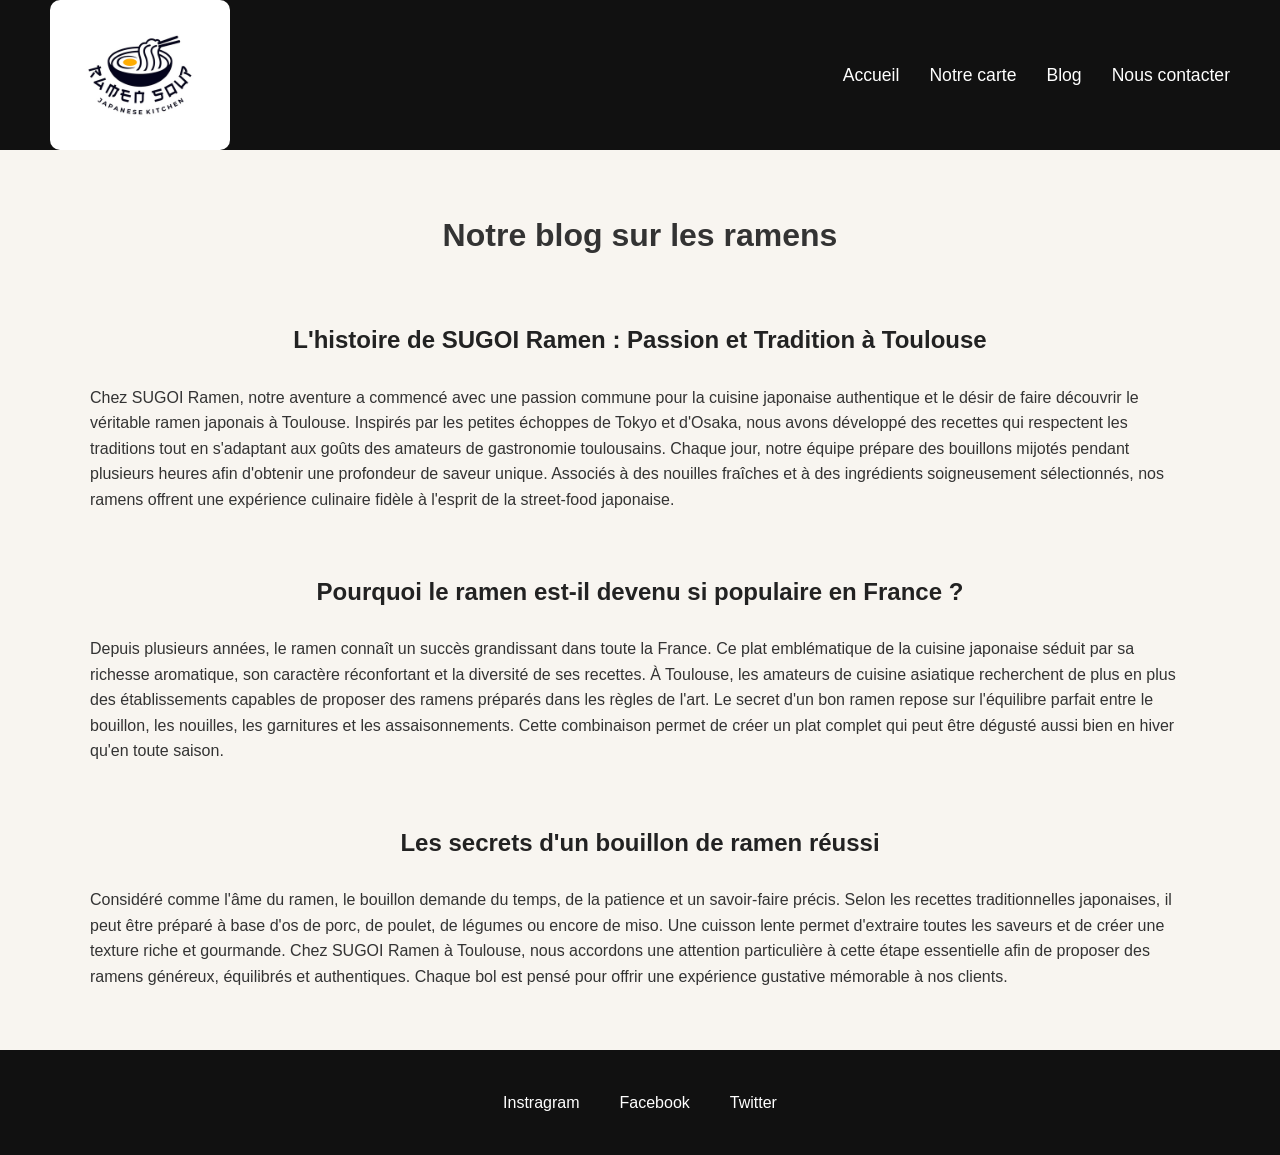
<file: SEO/blog.html>
<!DOCTYPE html>
<html lang="en">
<head>
    <meta charset="UTF-8">
    <meta name="viewport" content="width=device-width, initial-scale=1.0">
    <meta name="description" content="Découvrez notre blog consacré aux ramens japonais, à la cuisine japonaise et aux spécialités de notre restaurant à Toulouse.">
    <title>Blog Ramen Toulouse | SUGOI Ramen</title>
    <link rel="stylesheet" href="style/style.css">
</head>
<body>
    <header>

        <img src="./img/logo.jpg" alt="Logo de Sugoi Ramen - Restaurant Japonais à Toulouse." style="height: 150px;">

        <nav>
            <a href="index.html">Accueil</a>
            <a href="carte.html">Notre carte</a>
            <a href="blog.html">Blog</a>
            <a href="index.html#contact-sugoi-ramen">Nous contacter</a>
        </nav>

    </header>

    <main>
        <h1>Notre blog sur les ramens</h1>

        <div>
            <h2>L'histoire de SUGOI Ramen : Passion et Tradition à Toulouse</h2>
            <article>
                Chez SUGOI Ramen, notre aventure a commencé avec une passion commune pour la cuisine japonaise authentique et le désir de faire découvrir le véritable ramen japonais à Toulouse. Inspirés par les petites échoppes de Tokyo et d'Osaka, nous avons développé des recettes qui respectent les traditions tout en s'adaptant aux goûts des amateurs de gastronomie toulousains.

                Chaque jour, notre équipe prépare des bouillons mijotés pendant plusieurs heures afin d'obtenir une profondeur de saveur unique. Associés à des nouilles fraîches et à des ingrédients soigneusement sélectionnés, nos ramens offrent une expérience culinaire fidèle à l'esprit de la street-food japonaise.
            </article>

        </div>

        <div>
            <h2>Pourquoi le ramen est-il devenu si populaire en France ?</h2>
            <article>
                Depuis plusieurs années, le ramen connaît un succès grandissant dans toute la France. Ce plat emblématique de la cuisine japonaise séduit par sa richesse aromatique, son caractère réconfortant et la diversité de ses recettes. À Toulouse, les amateurs de cuisine asiatique recherchent de plus en plus des établissements capables de proposer des ramens préparés dans les règles de l'art.

                Le secret d'un bon ramen repose sur l'équilibre parfait entre le bouillon, les nouilles, les garnitures et les assaisonnements. Cette combinaison permet de créer un plat complet qui peut être dégusté aussi bien en hiver qu'en toute saison.
            </article>
        </div>

        <div>
            <h2>Les secrets d'un bouillon de ramen réussi</h2>
            <article>
                Considéré comme l'âme du ramen, le bouillon demande du temps, de la patience et un savoir-faire précis. Selon les recettes traditionnelles japonaises, il peut être préparé à base d'os de porc, de poulet, de légumes ou encore de miso. Une cuisson lente permet d'extraire toutes les saveurs et de créer une texture riche et gourmande.

                Chez SUGOI Ramen à Toulouse, nous accordons une attention particulière à cette étape essentielle afin de proposer des ramens généreux, équilibrés et authentiques. Chaque bol est pensé pour offrir une expérience gustative mémorable à nos clients.
            </article>
        </div>
    </main>

    <footer>
        <a href="https://www.instagram.com">Instragram</a>
        <a href="">Facebook</a>
        <a href="">Twitter</a>
    </footer>
    
</body>
</html>
</file>
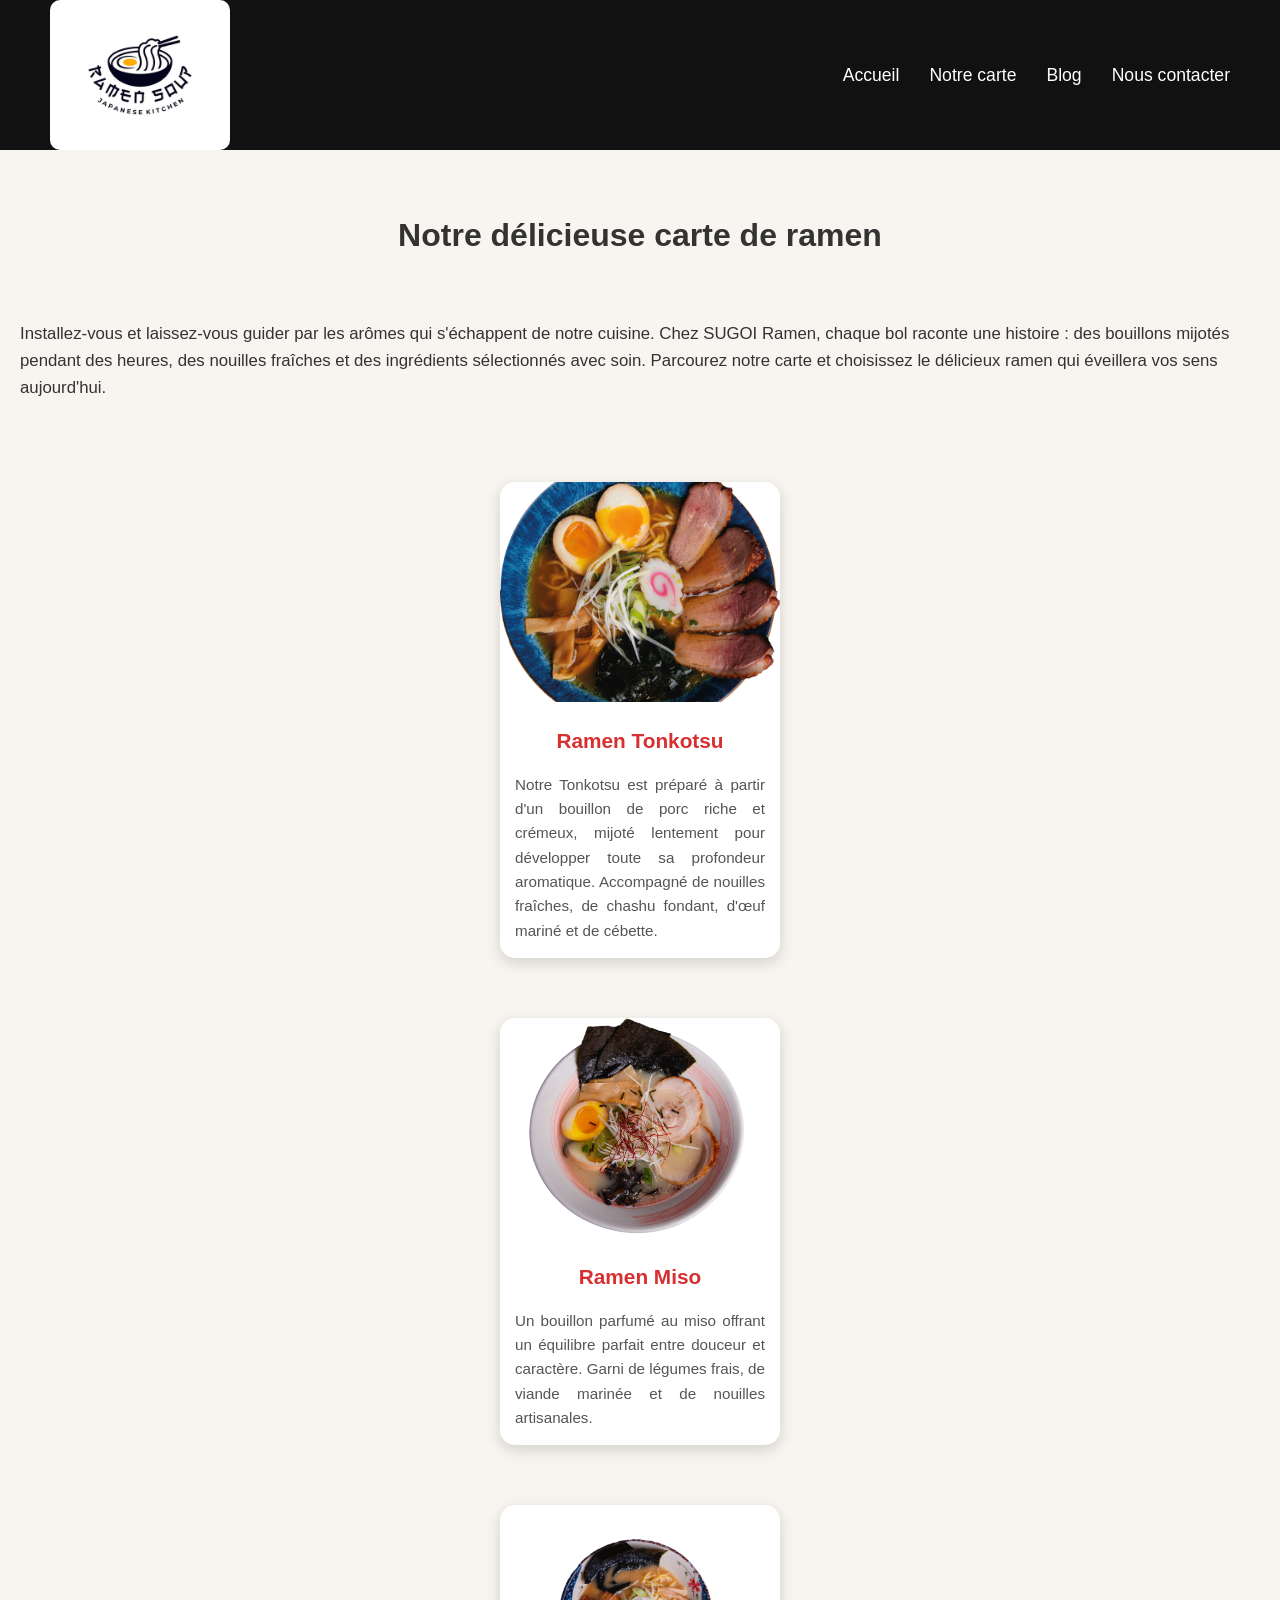
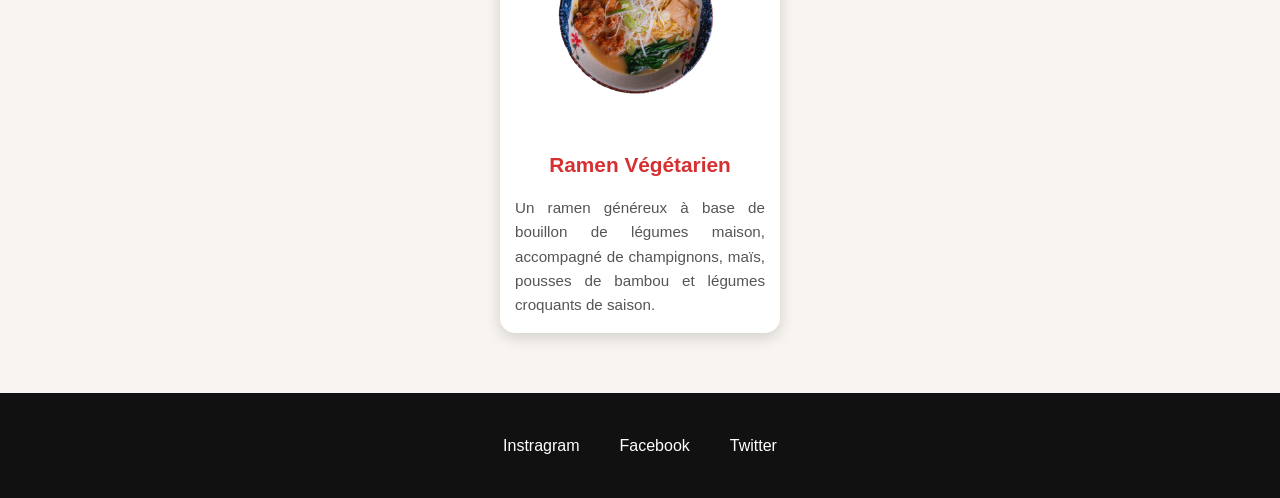
<file: SEO/carte.html>
<!DOCTYPE html>
<html lang="en">
<head>
    <meta charset="UTF-8">
    <meta name="viewport" content="width=device-width, initial-scale=1.0 " >
    <meta name="description" content="Consultez la carte de SUGOI Ramen à Toulouse : ramen tonkotsu, miso, végétarien, gyozas et spécialités japonaises préparées maison.">
    <title>Carte de Ramen à Toulouse | SUGOI Ramen</title>
    <link rel="stylesheet" href="style/style.css">
</head>
<body>
    <header>

        <img src="./img/logo.jpg" alt="Logo de Sugoi Ramen - Restaurant Japonais à Toulouse." style="height: 150px;">

        <nav>
            <a href="index.html">Accueil</a>
            <a href="carte.html">Notre carte</a>
            <a href="blog.html">Blog</a>
            <a href="index.html#contact-sugoi-ramen">Nous contacter</a>
        </nav>

    </header>

    <main>
        <h1>Notre délicieuse carte de ramen</h1>
        <p>Installez-vous et laissez-vous guider par les arômes qui s'échappent de notre cuisine. Chez SUGOI Ramen, chaque bol raconte une histoire : des bouillons mijotés pendant des heures, des nouilles fraîches et des ingrédients sélectionnés avec soin. Parcourez notre carte et choisissez le délicieux ramen qui éveillera vos sens aujourd'hui. </p>

        <div class="menu-card">
            <img src="./img/tonkotsu.png" alt="Ramen Tonkotsu traditionnel japonais"> 
            <h2>Ramen Tonkotsu</h2> 
            <p> Notre Tonkotsu est préparé à partir d'un bouillon de porc riche et crémeux, mijoté lentement pour développer toute sa profondeur aromatique. Accompagné de nouilles fraîches, de chashu fondant, d'œuf mariné et de cébette. </p> 
        </div> 
        <div class="menu-card">
            <img src="./img/miso.png" alt="Ramen Miso japonais"> 
            <h2>Ramen Miso</h2> 
            <p> Un bouillon parfumé au miso offrant un équilibre parfait entre douceur et caractère. Garni de légumes frais, de viande marinée et de nouilles artisanales. </p>
        </div>
        <div class="menu-card"> 
            <img src="./img/vegetarien.png" alt="Ramen végétarien japonais"> 
            <h2>Ramen Végétarien</h2> 
            <p> Un ramen généreux à base de bouillon de légumes maison, accompagné de champignons, maïs, pousses de bambou et légumes croquants de saison. </p> 
        </div> 

    </main>

    <footer>
        <a href="https://www.instagram.com">Instragram</a>
        <a href="">Facebook</a>
        <a href="">Twitter</a>
    </footer>
    
</body>
</html>
</file>
<file: SEO/style/style.css>
/* RESET */
*{
    margin:0;
    padding:0;
    box-sizing:border-box;
}

body{
    font-family: Arial, Helvetica, sans-serif;
    line-height:1.6;
    background-color:#f8f5f0;
    color:#333;
}

/* HEADER */

header{
    background-color:#111;
    height:150px;
    display:flex;
    justify-content:space-between;
    align-items:center;
    padding:0 50px;
}

header img{
    border-radius:10px;
}

nav{
    display:flex;
    gap:30px;
}

nav a{
    color:white;
    text-decoration:none;
    font-size:1.1rem;
    transition:0.3s;
}

nav a:hover{
    color:#d63031;
}

/* BANNIERE */

#banniere{
    width:100%;
    height:500px;
    background-image:url("../img/Banniere.webp");
    background-size:cover;
    background-position:center;
    display:flex;
    flex-direction:column;
    justify-content:center;
    align-items:center;
    text-align:center;
    padding:20px;
}

#banniere h1{
    background:rgba(0,0,0,0.7);
    color:white;
    padding:20px;
    border-radius:10px;
    max-width:800px;
    margin-bottom:20px;
}

#banniere button{
    background:#d63031;
    border:none;
    border-radius:8px;
    padding:15px 25px;
    transition:0.3s;
}

#banniere button:hover{
    background:#b71c1c;
    transform:translateY(-2px);
}

#banniere button a{
    color:white;
    text-decoration:none;
    font-size:1rem;
    font-weight:bold;
}

/* MAIN */

main{
    display:flex;
    flex-direction:column;
    align-items:center;
    gap:60px;
    padding:60px 20px;
}

/* SECTIONS */

main > div{
    width:100%;
    max-width:1100px;
}

h2{
    text-align:center;
    margin-bottom:25px;
    color:#222;
}

/* NOUS RETROUVER */

#nous-retrouver{
    text-align:center;
}

#nous-retrouver img{
    margin-top:20px;
    border-radius:10px;
    box-shadow:0 5px 15px rgba(0,0,0,0.2);
}

/* HISTOIRE */

main p{
    margin-bottom:20px;
    font-size:1.05rem;
}

main p a{
    color:#d63031;
    font-weight:bold;
}

main p a:hover{
    text-decoration:underline;
}

/* FORMULAIRE */

#contact-sugoi-ramen{
    background:white;
    padding:40px;
    border-radius:15px;
    max-width:600px;
    box-shadow:0 10px 30px rgba(0,0,0,0.1);
}

label{
    display:block;
    margin-top:15px;
    margin-bottom:5px;
    font-weight:bold;
}

input,
textarea{
    width:100%;
    padding:12px;
    border:1px solid #ddd;
    border-radius:8px;
    font-size:1rem;
}

textarea{
    resize:vertical;
    min-height:150px;
}

#contact-sugoi-ramen button{
    width:100%;
    margin-top:20px;
    padding:15px;
    background:#d63031;
    color:white;
    border:none;
    border-radius:8px;
    cursor:pointer;
    font-size:1rem;
    transition:0.3s;
}

#contact-sugoi-ramen button:hover{
    background:#b71c1c;
}

/* FOOTER */

footer{
    background:#111;
    padding:40px;
    display:flex;
    justify-content:center;
    gap:40px;
}

footer a{
    color:white;
    text-decoration:none;
    transition:0.3s;
}

footer a:hover{
    color:#d63031;
}
/* SECTION CARTE */

#notre-carte{
    width: 100%;
    max-width: 1200px;
    margin: 50px auto;
    padding: 20px;

    display: flex;
    flex-wrap: wrap;
    justify-content: center;
    gap: 30px;
}

/* CARD */

.menu-card{
    width: 280px;
    background: white;
    border-radius: 15px;
    overflow: hidden;
    box-shadow: 0 5px 15px rgba(0,0,0,0.15);
    transition: 0.3s ease;
}

.menu-card:hover{
    transform: translateY(-8px);
    box-shadow: 0 10px 25px rgba(0,0,0,0.2);
}

.menu-card img{
    width: 100%;
    height: 220px;
    object-fit: cover;
}

.menu-card h2{
    font-size: 1.3rem;
    margin: 15px;
    color: #d63031;
}

.menu-card p{
    margin: 15px;
    font-size: 0.95rem;
    color: #555;
    text-align: justify;
}
</file>
